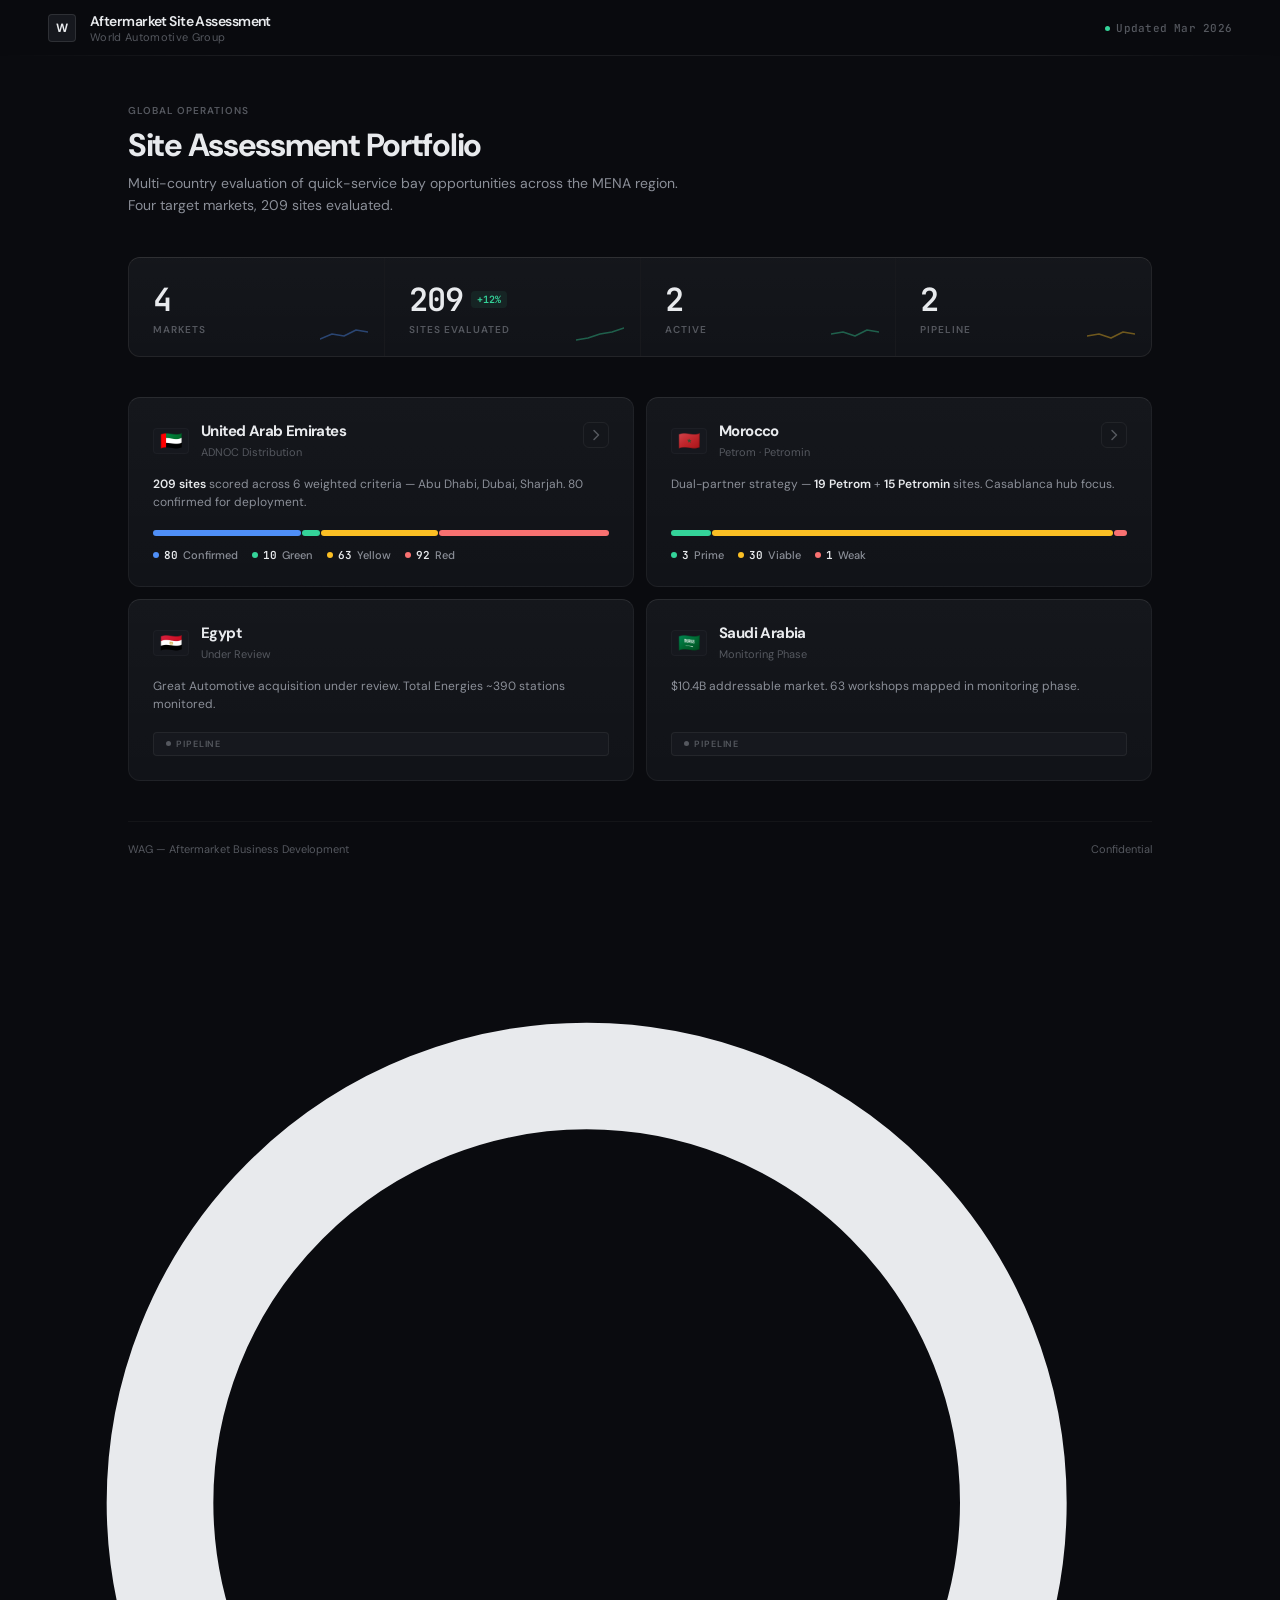
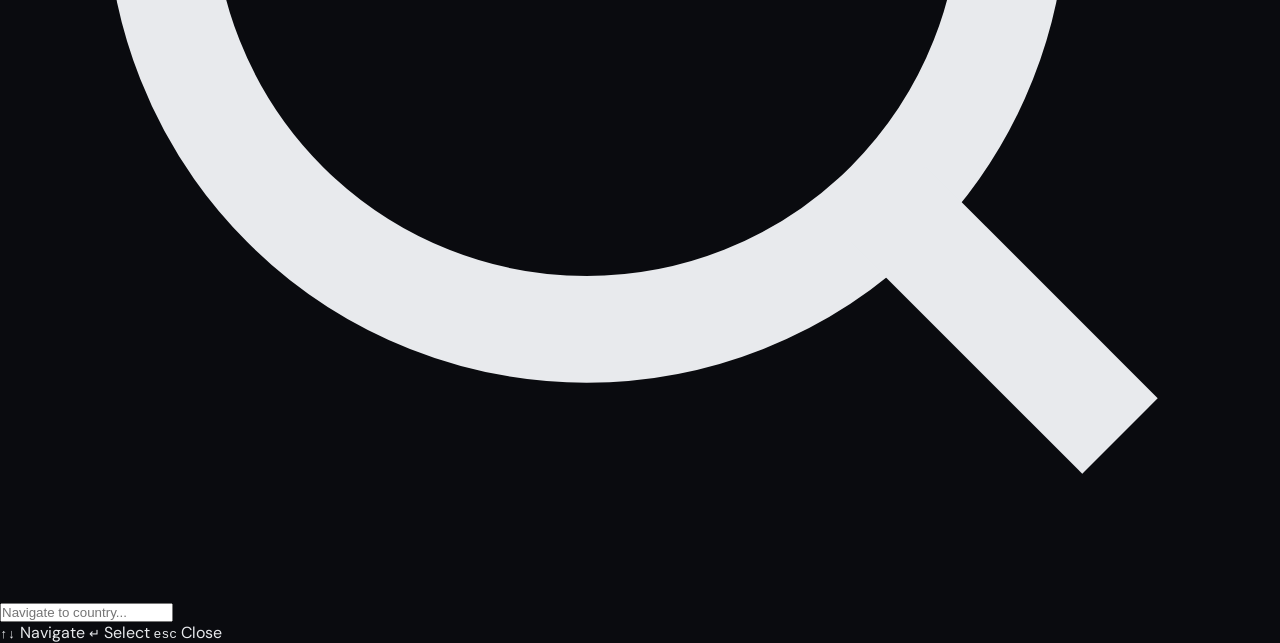
<file: index.html>
<!DOCTYPE html>
<html lang="en">
<head>
    <meta name="generator" content="WAG">
    <meta name="author" content="World Automotive Group">
    <meta charset="UTF-8">
    <meta name="viewport" content="width=device-width, initial-scale=1.0">
    <title>Aftermarket Site Assessment</title>
    <style>
        @import url('https://fonts.googleapis.com/css2?family=DM+Sans:ital,opsz,wght@0,9..40,300;0,9..40,400;0,9..40,500;0,9..40,600;0,9..40,700;1,9..40,300;1,9..40,400&family=JetBrains+Mono:wght@400;500;600&display=swap');

        *, *::before, *::after { box-sizing: border-box; margin: 0; padding: 0; }

        :root {
            --bg-base: #0a0b0f;
            --bg-elevated: #111318;
            --bg-surface: #16181e;
            --bg-surface-hover: #1c1f27;
            --border-primary: rgba(255, 255, 255, 0.06);
            --border-subtle: rgba(255, 255, 255, 0.03);
            --border-accent: rgba(255, 255, 255, 0.10);
            --border-top-highlight: rgba(255, 255, 255, 0.10);
            --border-side: rgba(255, 255, 255, 0.05);
            --border-divider: rgba(255, 255, 255, 0.04);
            --border-focus: rgba(79, 143, 247, 0.35);
            --text-primary: #e8eaed;
            --text-secondary: #8b8f98;
            --text-tertiary: #55585f;
            --accent: #4f8ff7;
            --accent-bg: rgba(79, 143, 247, 0.08);
            --green: #34d399;
            --green-bg: rgba(52, 211, 153, 0.08);
            --amber: #fbbf24;
            --amber-bg: rgba(251, 191, 36, 0.08);
            --red: #f87171;
            --purple: #a78bfa;
            --ease-out: cubic-bezier(0.25, 0.46, 0.45, 0.94);
            --transition-fast: 0.15s var(--ease-out);
            --card-shimmer: linear-gradient(180deg, rgba(255,255,255,0.015) 0%, transparent 100%);
        }

        body {
            font-family: 'DM Sans', -apple-system, sans-serif;
            background: var(--bg-base);
            color: var(--text-primary);
            min-height: 100vh;
            overflow-x: hidden;
            -webkit-font-smoothing: antialiased;
        }

        /* ===== NAVIGATION ===== */
        .nav {
            display: flex;
            align-items: center;
            justify-content: space-between;
            padding: 0 48px;
            height: 56px;
            position: sticky;
            top: 0;
            z-index: 100;
            background: rgba(10, 11, 15, 0.85);
            backdrop-filter: blur(32px) saturate(180%);
            -webkit-backdrop-filter: blur(32px) saturate(180%);
        }

        .nav::after {
            content: '';
            position: absolute;
            bottom: 0;
            left: 0;
            right: 0;
            height: 1px;
            background: linear-gradient(90deg, transparent, rgba(255,255,255,0.08) 20%, rgba(255,255,255,0.08) 80%, transparent);
        }

        .nav-left { display: flex; align-items: center; gap: 14px; }

        /* Logo monogram */
        .nav-logo {
            width: 28px;
            height: 28px;
            border: 1px solid var(--border-accent);
            border-radius: 4px;
            display: flex;
            align-items: center;
            justify-content: center;
            font-size: 12px;
            font-weight: 700;
            color: var(--text-primary);
            letter-spacing: -0.02em;
            background: var(--bg-surface);
            flex-shrink: 0;
        }

        .nav-brand { display: flex; flex-direction: column; }

        .nav-brand h1 {
            font-size: 14px;
            font-weight: 600;
            letter-spacing: -0.04em;
            color: var(--text-primary);
        }

        .nav-brand span {
            font-size: 11px;
            color: var(--text-tertiary);
            font-weight: 400;
            letter-spacing: 0.03em;
        }

        .nav-right {
            display: flex;
            align-items: center;
            gap: 6px;
            font-size: 11px;
            color: var(--text-tertiary);
            font-weight: 500;
            font-family: 'JetBrains Mono', monospace;
            letter-spacing: 0.02em;
        }

        .nav-status {
            width: 5px;
            height: 5px;
            border-radius: 50%;
            background: var(--green);
        }

        /* ===== MAIN ===== */
        .main {
            max-width: 1120px;
            margin: 0 auto;
            padding: 48px 48px 40px;
        }

        .header { margin-bottom: 40px; }

        .header-eyebrow {
            font-size: 10px;
            font-weight: 600;
            letter-spacing: 0.10em;
            text-transform: uppercase;
            color: var(--text-tertiary);
            margin-bottom: 10px;
        }

        .header h2 {
            font-size: 32px;
            font-weight: 700;
            letter-spacing: -0.04em;
            line-height: 1.15;
            color: var(--text-primary);
            margin-bottom: 8px;
        }

        .header p {
            font-size: 14px;
            color: var(--text-secondary);
            line-height: 1.6;
            max-width: 560px;
            font-weight: 400;
        }

        /* ===== METRICS ===== */
        .metrics {
            display: grid;
            grid-template-columns: repeat(4, 1fr);
            gap: 1px;
            background: var(--border-primary);
            border-top: 1px solid var(--border-top-highlight);
            border-left: 1px solid var(--border-side);
            border-right: 1px solid var(--border-side);
            border-bottom: 1px solid var(--border-side);
            border-radius: 12px;
            overflow: hidden;
            margin-bottom: 40px;
        }

        .metric {
            background: var(--bg-elevated);
            background-image: var(--card-shimmer);
            padding: 20px 24px;
            display: flex;
            flex-direction: column;
            gap: 2px;
            position: relative;
        }

        .metric:first-child { border-radius: 11px 0 0 11px; }
        .metric:last-child { border-radius: 0 11px 11px 0; }

        .metric-header {
            display: flex;
            align-items: center;
            gap: 8px;
        }

        .metric-value {
            font-family: 'JetBrains Mono', monospace;
            font-size: 32px;
            font-weight: 600;
            letter-spacing: -0.03em;
            color: var(--text-primary);
            font-variant-numeric: tabular-nums;
        }

        .metric-delta {
            font-size: 10px;
            font-weight: 600;
            padding: 2px 6px;
            border-radius: 4px;
            background: var(--green-bg);
            color: var(--green);
            font-family: 'JetBrains Mono', monospace;
        }

        .metric-label {
            font-size: 10px;
            color: var(--text-tertiary);
            font-weight: 600;
            letter-spacing: 0.10em;
            text-transform: uppercase;
        }

        /* Decorative sparkline */
        .metric-sparkline {
            position: absolute;
            bottom: 12px;
            right: 16px;
            width: 48px;
            height: 20px;
            opacity: 0.4;
        }

        .metric-sparkline path {
            fill: none;
            stroke-width: 1.5;
            stroke-linecap: round;
            stroke-linejoin: round;
        }

        /* ===== COUNTRY GRID ===== */
        .country-grid {
            display: grid;
            grid-template-columns: repeat(2, 1fr);
            gap: 12px;
            margin-bottom: 40px;
        }

        .country-card {
            position: relative;
            background: var(--bg-elevated);
            background-image: var(--card-shimmer);
            border-top: 1px solid var(--border-top-highlight);
            border-left: 1px solid var(--border-side);
            border-right: 1px solid var(--border-side);
            border-bottom: 1px solid var(--border-side);
            border-radius: 12px;
            padding: 24px;
            text-decoration: none;
            color: inherit;
            display: flex;
            flex-direction: column;
            transition: all var(--transition-fast);
        }

        a.country-card:hover {
            transform: translateY(-1px);
            border-color: rgba(255, 255, 255, 0.14);
        }

        a.country-card:focus {
            outline: none;
            box-shadow: 0 0 0 2px var(--border-focus);
        }

        .country-card.pending {
            opacity: 0.45;
            pointer-events: none;
        }

        .country-card-top {
            display: flex;
            align-items: flex-start;
            justify-content: space-between;
            margin-bottom: 14px;
        }

        .country-id { display: flex; align-items: center; gap: 12px; }

        .country-flag-wrap {
            width: 36px;
            height: 26px;
            border-radius: 4px;
            overflow: hidden;
            display: flex;
            align-items: center;
            justify-content: center;
            background: var(--bg-surface);
            border: 1px solid var(--border-subtle);
            font-size: 18px;
            line-height: 1;
            flex-shrink: 0;
        }

        .country-name-block h3 {
            font-size: 15px;
            font-weight: 700;
            letter-spacing: -0.04em;
            line-height: 1.2;
        }

        .country-name-block span {
            font-size: 11px;
            color: var(--text-tertiary);
            font-weight: 400;
        }

        .card-arrow {
            width: 26px;
            height: 26px;
            border-radius: 6px;
            display: flex;
            align-items: center;
            justify-content: center;
            border: 1px solid var(--border-primary);
            transition: all var(--transition-fast);
            flex-shrink: 0;
        }

        a.country-card:hover .card-arrow {
            border-color: var(--accent);
            background: var(--accent-bg);
        }

        .card-arrow svg { width: 14px; height: 14px; }

        .country-desc {
            font-size: 12px;
            color: var(--text-secondary);
            line-height: 1.55;
            margin-bottom: 18px;
            flex: 1;
        }

        .country-desc strong {
            color: var(--text-primary);
            font-weight: 600;
        }

        /* ===== STATUS BAR ===== */
        .status-bar {
            display: flex;
            gap: 1px;
            height: 6px;
            margin-bottom: 12px;
        }

        .status-segment { 
            border-radius: 3px;
            transition: filter var(--transition-fast);
        }
        
        .status-segment.green { background: var(--green); }
        .status-segment.amber { background: var(--amber); }
        .status-segment.red { background: var(--red); }
        .status-segment.accent { background: var(--accent); }

        a.country-card:hover .status-segment {
            filter: brightness(1.15);
        }

        .status-legend { display: flex; gap: 14px; flex-wrap: wrap; }

        .legend-item {
            display: flex;
            align-items: center;
            gap: 5px;
            font-size: 11px;
            font-weight: 500;
            color: var(--text-secondary);
        }

        .legend-dot {
            width: 6px;
            height: 6px;
            border-radius: 50%;
        }

        .legend-dot.green { background: var(--green); }
        .legend-dot.amber { background: var(--amber); }
        .legend-dot.red { background: var(--red); }
        .legend-dot.accent { background: var(--accent); }

        .legend-value {
            font-family: 'JetBrains Mono', monospace;
            font-weight: 600;
            font-size: 11px;
            color: var(--text-primary);
            font-variant-numeric: tabular-nums;
        }

        .pipeline-badge {
            display: inline-flex;
            align-items: center;
            gap: 5px;
            font-size: 9px;
            font-weight: 600;
            letter-spacing: 0.10em;
            text-transform: uppercase;
            color: var(--text-tertiary);
            padding: 5px 12px;
            border-radius: 4px;
            border: 1px solid var(--border-primary);
            background: var(--bg-surface);
            margin-top: auto;
        }

        .pipeline-badge::before {
            content: '';
            width: 5px;
            height: 5px;
            border-radius: 50%;
            background: var(--text-tertiary);
        }

        /* ===== FOOTER ===== */
        .footer {
            display: flex;
            align-items: center;
            justify-content: space-between;
            padding: 20px 0;
            border-top: 1px solid var(--border-divider);
            font-size: 11px;
            color: var(--text-tertiary);
            font-weight: 400;
        }

        /* ===== RESPONSIVE ===== */
        @media (max-width: 768px) {
            .nav { padding: 0 20px; }
            .main { padding: 32px 20px 24px; }
            .header h2 { font-size: 24px; }
            .metrics { grid-template-columns: repeat(2, 1fr); }
            .metric:first-child { border-radius: 11px 0 0 0; }
            .metric:nth-child(2) { border-radius: 0 11px 0 0; }
            .metric:nth-child(3) { border-radius: 0 0 0 11px; }
            .metric:last-child { border-radius: 0 0 11px 0; }
            .country-grid { grid-template-columns: 1fr; }
            .country-card { padding: 20px; }
            .nav-right { display: none; }
            .metric-sparkline { display: none; }
        }

        /* Focus states */
        *:focus { outline: none; }
        button:focus, a:focus { box-shadow: 0 0 0 2px var(--border-focus); }
    </style>
</head>
<body>

<script src="auth.js"></script>

<nav class="nav">
    <div class="nav-left">
        <div class="nav-logo">W</div>
        <div class="nav-brand">
            <h1>Aftermarket Site Assessment</h1>
            <span>World Automotive Group</span>
        </div>
    </div>
    <div class="nav-right">
        <span class="nav-status"></span>
        Updated Mar 2026
    </div>
</nav>

<main class="main">
    <div class="header">
        <div class="header-eyebrow">Global Operations</div>
        <h2>Site Assessment Portfolio</h2>
        <p>Multi-country evaluation of quick-service bay opportunities across the MENA region. Four target markets, 209 sites evaluated.</p>
    </div>

    <div class="metrics">
        <div class="metric">
            <div class="metric-header">
                <div class="metric-value">4</div>
            </div>
            <div class="metric-label">Markets</div>
            <svg class="metric-sparkline" viewBox="0 0 48 20">
                <path d="M0 15 L12 10 L24 12 L36 6 L48 8" stroke="var(--accent)"/>
            </svg>
        </div>
        <div class="metric">
            <div class="metric-header">
                <div class="metric-value">209</div>
                <span class="metric-delta">+12%</span>
            </div>
            <div class="metric-label">Sites Evaluated</div>
            <svg class="metric-sparkline" viewBox="0 0 48 20">
                <path d="M0 16 L12 14 L24 10 L36 8 L48 4" stroke="var(--green)"/>
            </svg>
        </div>
        <div class="metric">
            <div class="metric-header">
                <div class="metric-value">2</div>
            </div>
            <div class="metric-label">Active</div>
            <svg class="metric-sparkline" viewBox="0 0 48 20">
                <path d="M0 10 L12 8 L24 12 L36 6 L48 8" stroke="var(--green)"/>
            </svg>
        </div>
        <div class="metric">
            <div class="metric-header">
                <div class="metric-value">2</div>
            </div>
            <div class="metric-label">Pipeline</div>
            <svg class="metric-sparkline" viewBox="0 0 48 20">
                <path d="M0 12 L12 10 L24 14 L36 8 L48 10" stroke="var(--amber)"/>
            </svg>
        </div>
    </div>

    <div class="country-grid">
        <a href="uae.html" class="country-card">
            <div class="country-card-top">
                <div class="country-id">
                    <div class="country-flag-wrap">&#x1F1E6;&#x1F1EA;</div>
                    <div class="country-name-block">
                        <h3>United Arab Emirates</h3>
                        <span>ADNOC Distribution</span>
                    </div>
                </div>
                <div class="card-arrow">
                    <svg viewBox="0 0 14 14" fill="none"><path d="M5 2.5L9.5 7L5 11.5" stroke="#55585f" stroke-width="1.5" stroke-linecap="round" stroke-linejoin="round"/></svg>
                </div>
            </div>
            <div class="country-desc">
                <strong>209 sites</strong> scored across 6 weighted criteria &mdash; Abu Dhabi, Dubai, Sharjah. 80 confirmed for deployment.
            </div>
            <div class="status-bar">
                <div class="status-segment accent" style="flex: 80;"></div>
                <div class="status-segment green" style="flex: 10;"></div>
                <div class="status-segment amber" style="flex: 63;"></div>
                <div class="status-segment red" style="flex: 92;"></div>
            </div>
            <div class="status-legend">
                <div class="legend-item"><span class="legend-dot accent"></span><span class="legend-value">80</span> Confirmed</div>
                <div class="legend-item"><span class="legend-dot green"></span><span class="legend-value">10</span> Green</div>
                <div class="legend-item"><span class="legend-dot amber"></span><span class="legend-value">63</span> Yellow</div>
                <div class="legend-item"><span class="legend-dot red"></span><span class="legend-value">92</span> Red</div>
            </div>
        </a>

        <a href="morocco.html" class="country-card">
            <div class="country-card-top">
                <div class="country-id">
                    <div class="country-flag-wrap">&#x1F1F2;&#x1F1E6;</div>
                    <div class="country-name-block">
                        <h3>Morocco</h3>
                        <span>Petrom &middot; Petromin</span>
                    </div>
                </div>
                <div class="card-arrow">
                    <svg viewBox="0 0 14 14" fill="none"><path d="M5 2.5L9.5 7L5 11.5" stroke="#55585f" stroke-width="1.5" stroke-linecap="round" stroke-linejoin="round"/></svg>
                </div>
            </div>
            <div class="country-desc">
                Dual-partner strategy &mdash; <strong>19 Petrom</strong> + <strong>15 Petromin</strong> sites. Casablanca hub focus.
            </div>
            <div class="status-bar">
                <div class="status-segment green" style="flex: 3;"></div>
                <div class="status-segment amber" style="flex: 30;"></div>
                <div class="status-segment red" style="flex: 1;"></div>
            </div>
            <div class="status-legend">
                <div class="legend-item"><span class="legend-dot green"></span><span class="legend-value">3</span> Prime</div>
                <div class="legend-item"><span class="legend-dot amber"></span><span class="legend-value">30</span> Viable</div>
                <div class="legend-item"><span class="legend-dot red"></span><span class="legend-value">1</span> Weak</div>
            </div>
        </a>

        <div class="country-card pending">
            <div class="country-card-top">
                <div class="country-id">
                    <div class="country-flag-wrap">&#x1F1EA;&#x1F1EC;</div>
                    <div class="country-name-block">
                        <h3>Egypt</h3>
                        <span>Under Review</span>
                    </div>
                </div>
            </div>
            <div class="country-desc">
                Great Automotive acquisition under review. Total Energies ~390 stations monitored.
            </div>
            <div class="pipeline-badge">Pipeline</div>
        </div>

        <div class="country-card pending">
            <div class="country-card-top">
                <div class="country-id">
                    <div class="country-flag-wrap">&#x1F1F8;&#x1F1E6;</div>
                    <div class="country-name-block">
                        <h3>Saudi Arabia</h3>
                        <span>Monitoring Phase</span>
                    </div>
                </div>
            </div>
            <div class="country-desc">
                $10.4B addressable market. 63 workshops mapped in monitoring phase.
            </div>
            <div class="pipeline-badge">Pipeline</div>
        </div>
    </div>

    <footer class="footer">
        <span>WAG &mdash; Aftermarket Business Development</span>
        <span>Confidential</span>
    </footer>
</main>

<script>
// ===== STAGGERED CARD ANIMATION =====
document.querySelectorAll('.country-card').forEach((card, i) => {
  card.style.opacity = '0';
  card.style.transform = 'translateY(12px)';
  card.style.transition = 'opacity 0.4s ease-out, transform 0.4s ease-out';
  setTimeout(() => {
    card.style.opacity = '1';
    card.style.transform = 'translateY(0)';
  }, 100 + i * 80);
});

// ===== KPI COUNTER ANIMATION =====
document.querySelectorAll('.metric-value').forEach(el => {
  const target = parseInt(el.textContent) || 0;
  if (target === 0) return;
  el.style.opacity = '0.5';
  let current = 0;
  const increment = Math.ceil(target / 25);
  const timer = setInterval(() => {
    current += increment;
    if (current >= target) {
      current = target;
      clearInterval(timer);
      el.style.opacity = '1';
    }
    el.textContent = current;
  }, 25);
});

// ===== LEGEND VALUE ANIMATION =====
document.querySelectorAll('.legend-value').forEach(el => {
  const target = parseInt(el.textContent) || 0;
  if (target === 0) return;
  let current = 0;
  const increment = Math.ceil(target / 15);
  const timer = setInterval(() => {
    current += increment;
    if (current >= target) {
      current = target;
      clearInterval(timer);
    }
    el.textContent = current;
  }, 35);
});

// ===== COMMAND PALETTE =====
const cmdPaletteHTML = `
<div class="cmd-palette-overlay" id="cmd-palette-overlay">
  <div class="cmd-palette">
    <div class="cmd-palette-input-wrap">
      <svg viewBox="0 0 24 24" fill="none" stroke="currentColor" stroke-width="2"><circle cx="11" cy="11" r="8"/><path d="M21 21l-4.35-4.35"/></svg>
      <input type="text" class="cmd-palette-input" id="cmd-input" placeholder="Navigate to country..." autocomplete="off">
    </div>
    <div class="cmd-palette-results" id="cmd-results"></div>
    <div class="cmd-palette-footer">
      <div class="cmd-palette-footer-hint">
        <span><kbd class="cmd-palette-kbd">↑↓</kbd> Navigate</span>
        <span><kbd class="cmd-palette-kbd">↵</kbd> Select</span>
        <span><kbd class="cmd-palette-kbd">esc</kbd> Close</span>
      </div>
    </div>
  </div>
</div>
`;
document.body.insertAdjacentHTML('beforeend', cmdPaletteHTML);

const cmdOverlay = document.getElementById('cmd-palette-overlay');
const cmdInput = document.getElementById('cmd-input');
const cmdResults = document.getElementById('cmd-results');
let cmdSelectedIdx = 0;
let cmdItems = [];

function openCmdPalette() {
  cmdOverlay.classList.add('open');
  cmdInput.value = '';
  cmdInput.focus();
  renderCmdResults('');
}

function closeCmdPalette() {
  cmdOverlay.classList.remove('open');
}

function renderCmdResults(query) {
  const q = query.toLowerCase().trim();
  cmdItems = [];
  
  const countries = [
    { name: 'UAE', desc: 'United Arab Emirates - 209 Sites', href: 'uae.html' },
    { name: 'Morocco', desc: 'Petrom + Petromin - 34 Sites', href: 'morocco.html' },
    { name: 'Egypt', desc: 'Pipeline - Under Review', href: null },
    { name: 'Saudi Arabia', desc: 'Pipeline - Monitoring', href: null },
  ].filter(c => c.name.toLowerCase().includes(q) || c.desc.toLowerCase().includes(q));
  
  let html = '<div class="cmd-palette-group"><div class="cmd-palette-group-title">Countries</div>';
  countries.forEach((c, i) => {
    cmdItems.push({ type: 'country', data: c });
    html += `<div class="cmd-palette-item${!c.href ? ' disabled' : ''}" data-idx="${cmdItems.length - 1}">
      <svg viewBox="0 0 24 24" fill="none" stroke="currentColor" stroke-width="2"><circle cx="12" cy="12" r="10"/><path d="M2 12h20M12 2a15.3 15.3 0 0 1 4 10 15.3 15.3 0 0 1-4 10 15.3 15.3 0 0 1-4-10 15.3 15.3 0 0 1 4-10z"/></svg>
      <span class="cmd-palette-item-text">${c.name}</span>
      <span class="cmd-palette-item-hint">${c.desc}</span>
    </div>`;
  });
  html += '</div>';
  
  cmdResults.innerHTML = html;
  cmdSelectedIdx = 0;
  updateCmdSelection();
}

function updateCmdSelection() {
  cmdResults.querySelectorAll('.cmd-palette-item').forEach((el, i) => {
    el.classList.toggle('selected', i === cmdSelectedIdx);
  });
}

function executeCmdItem(idx) {
  const item = cmdItems[idx];
  if (!item || !item.data.href) return;
  window.location.href = item.data.href;
}

cmdInput.addEventListener('input', e => renderCmdResults(e.target.value));
cmdInput.addEventListener('keydown', e => {
  if (e.key === 'ArrowDown') {
    e.preventDefault();
    cmdSelectedIdx = Math.min(cmdSelectedIdx + 1, cmdItems.length - 1);
    updateCmdSelection();
  } else if (e.key === 'ArrowUp') {
    e.preventDefault();
    cmdSelectedIdx = Math.max(cmdSelectedIdx - 1, 0);
    updateCmdSelection();
  } else if (e.key === 'Enter') {
    e.preventDefault();
    executeCmdItem(cmdSelectedIdx);
  } else if (e.key === 'Escape') {
    closeCmdPalette();
  }
});

cmdResults.addEventListener('click', e => {
  const item = e.target.closest('.cmd-palette-item:not(.disabled)');
  if (item) executeCmdItem(parseInt(item.dataset.idx));
});

cmdOverlay.addEventListener('click', e => {
  if (e.target === cmdOverlay) closeCmdPalette();
});

// Global Cmd+K shortcut
document.addEventListener('keydown', e => {
  if ((e.metaKey || e.ctrlKey) && e.key === 'k') {
    e.preventDefault();
    openCmdPalette();
  }
  if (e.key === 'Escape') {
    closeCmdPalette();
  }
});
</script>
</body>
</html>
</file>
